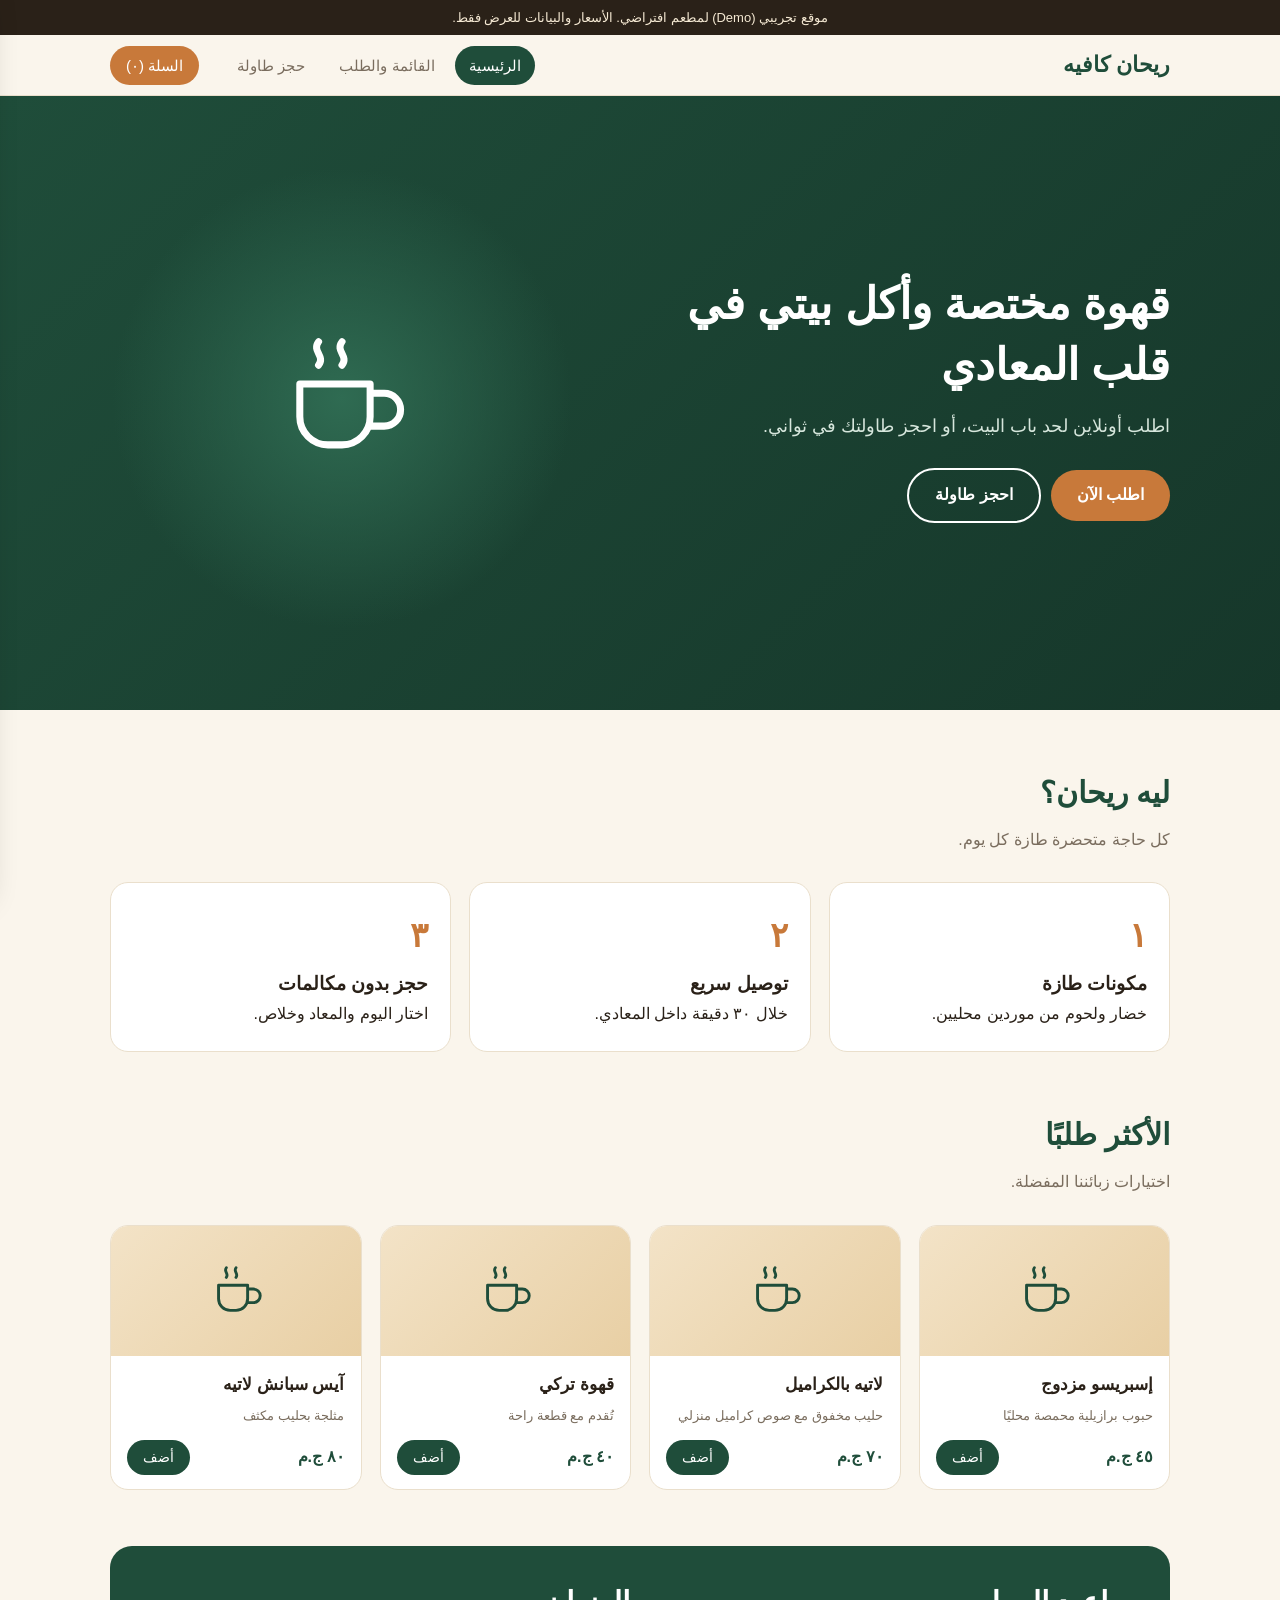
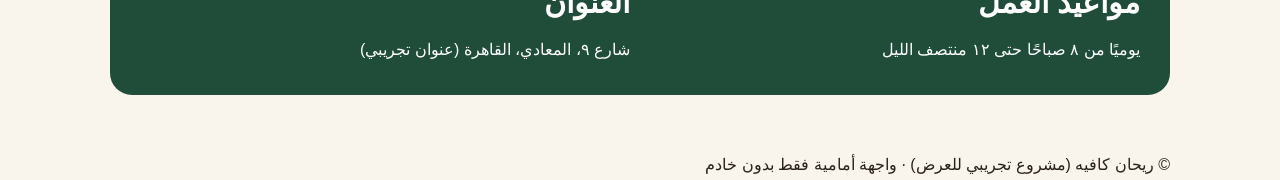
<file: index.html>
<!doctype html><html lang="ar" dir="rtl"><head><meta charset="utf-8"><meta name="viewport" content="width=device-width,initial-scale=1"><title>ريحان كافيه | موقع تجريبي</title><link rel="stylesheet" href="style.css"></head><body>
<div id="top"></div>
<div class="hero"><div class="wrap"><div><h1>قهوة مختصة وأكل بيتي في قلب المعادي</h1><p>اطلب أونلاين لحد باب البيت، أو احجز طاولتك في ثواني.</p><a class="btn" href="menu.html">اطلب الآن</a><a class="btn o" href="booking.html">احجز طاولة</a></div><div class="art"><svg width="150" height="150" viewBox="0 0 64 64" fill="none" stroke="#fff" stroke-width="3" stroke-linecap="round" stroke-linejoin="round"><path d="M14 26h30v14a12 12 0 0 1-12 12h-6a12 12 0 0 1-12-12z M44 30h6a6 6 0 0 1 0 14h-6 M22 8c-3 4 3 6 0 10 M32 8c-3 4 3 6 0 10"/></svg></div></div></div>
<section><div class="wrap"><h2>ليه ريحان؟</h2><p class="sub">كل حاجة متحضرة طازة كل يوم.</p><div class="feat"><div><b style="color:var(--c)">١</b><h3>مكونات طازة</h3><p>خضار ولحوم من موردين محليين.</p></div><div><b style="color:var(--c)">٢</b><h3>توصيل سريع</h3><p>خلال ٣٠ دقيقة داخل المعادي.</p></div><div><b style="color:var(--c)">٣</b><h3>حجز بدون مكالمات</h3><p>اختار اليوم والمعاد وخلاص.</p></div></div></div></section>
<section style="padding-top:0"><div class="wrap"><h2>الأكثر طلبًا</h2><p class="sub">اختيارات زبائننا المفضلة.</p><div class="grid" id="menu"></div></div></section>
<section style="padding-top:0"><div class="wrap"><div class="hours"><div><h2 style="color:#fff">مواعيد العمل</h2><p>يوميًا من ٨ صباحًا حتى ١٢ منتصف الليل</p></div><div><h2 style="color:#fff">العنوان</h2><p>شارع ٩، المعادي، القاهرة (عنوان تجريبي)</p></div></div></div></section>
<div id="foot"></div>
<script src="app.js"></script><script>chrome('index.html');menu('الكل');const g=document.getElementById('menu');g.innerHTML=g.innerHTML.split('</div></div></div>').slice(0,4).join('</div></div></div>')+'</div></div></div>'</script></body></html>
</file>
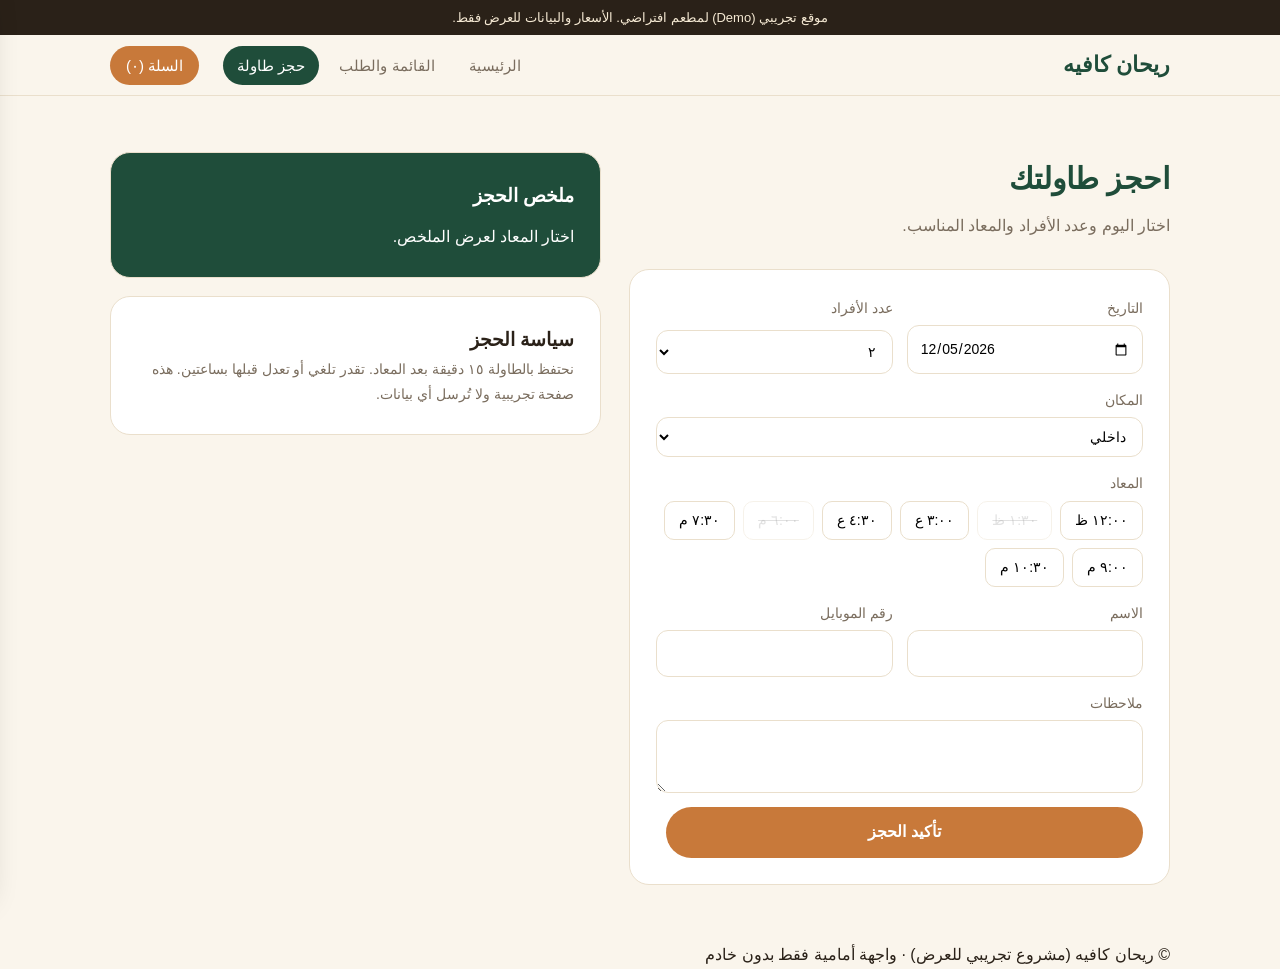
<file: booking.html>
<!doctype html><html lang="ar" dir="rtl"><head><meta charset="utf-8"><meta name="viewport" content="width=device-width,initial-scale=1"><title>حجز طاولة | ريحان كافيه</title><link rel="stylesheet" href="style.css"></head><body>
<div id="top"></div>
<section><div class="wrap two"><div><h2>احجز طاولتك</h2><p class="sub">اختار اليوم وعدد الأفراد والمعاد المناسب.</p>
<div class="panel"><form onsubmit="return book(event)">
<div class="f2"><label>التاريخ<input type="date" id="d" required></label><label>عدد الأفراد<select id="n"><option>٢</option><option>٣</option><option>٤</option><option>٦</option><option>٨</option></select></label></div>
<label>المكان<select id="z"><option>داخلي</option><option>حديقة خارجية</option><option>ركن عائلي</option></select></label>
<label>المعاد<div class="slots" id="slots"></div></label>
<div class="f2"><label>الاسم<input id="nm" required></label><label>رقم الموبايل<input id="ph" inputmode="tel" required></label></div>
<label>ملاحظات<textarea id="nt" rows="2"></textarea></label>
<button class="btn" type="submit">تأكيد الحجز</button></form></div></div>
<div><div class="panel" id="sum" style="background:var(--g);color:#fff"><h3>ملخص الحجز</h3><p id="st" style="margin-top:10px">اختار المعاد لعرض الملخص.</p></div>
<div class="panel" style="margin-top:18px"><h3>سياسة الحجز</h3><p style="color:var(--mut);font-size:14px">نحتفظ بالطاولة ١٥ دقيقة بعد المعاد. تقدر تلغي أو تعدل قبلها بساعتين. هذه صفحة تجريبية ولا تُرسل أي بيانات.</p></div></div></div></section>
<div id="foot"></div>
<script src="app.js"></script><script>
chrome('booking.html');
const T=['١٢:٠٠ ظ','١:٣٠ ظ','٣:٠٠ ع','٤:٣٠ ع','٦:٠٠ م','٧:٣٠ م','٩:٠٠ م','١٠:٣٠ م'],off=[1,4];let sel=null;
const dd=document.getElementById('d');const t=new Date();t.setDate(t.getDate()+1);dd.value=t.toISOString().slice(0,10);dd.min=dd.value;
document.getElementById('slots').innerHTML=T.map((s,i)=>`<button type="button" ${off.includes(i)?'disabled':''} onclick="pick(${i},this)">${s}</button>`).join('');
function pick(i,b){sel=T[i];document.querySelectorAll('.slots button').forEach(x=>x.classList.remove('on'));b.classList.add('on');upd()}
function upd(){document.getElementById('st').innerHTML=`التاريخ: ${dd.value}<br>المعاد: ${sel||'—'}<br>${n.value} أفراد · ${z.value}`}
['d','n','z'].forEach(i=>document.getElementById(i).onchange=upd);
function book(e){e.preventDefault();if(!sel){toast('اختار المعاد');return false}toast('تم تأكيد الحجز (تجريبي). لم تُرسل أي بيانات.');return false}
</script></body></html>
</file>
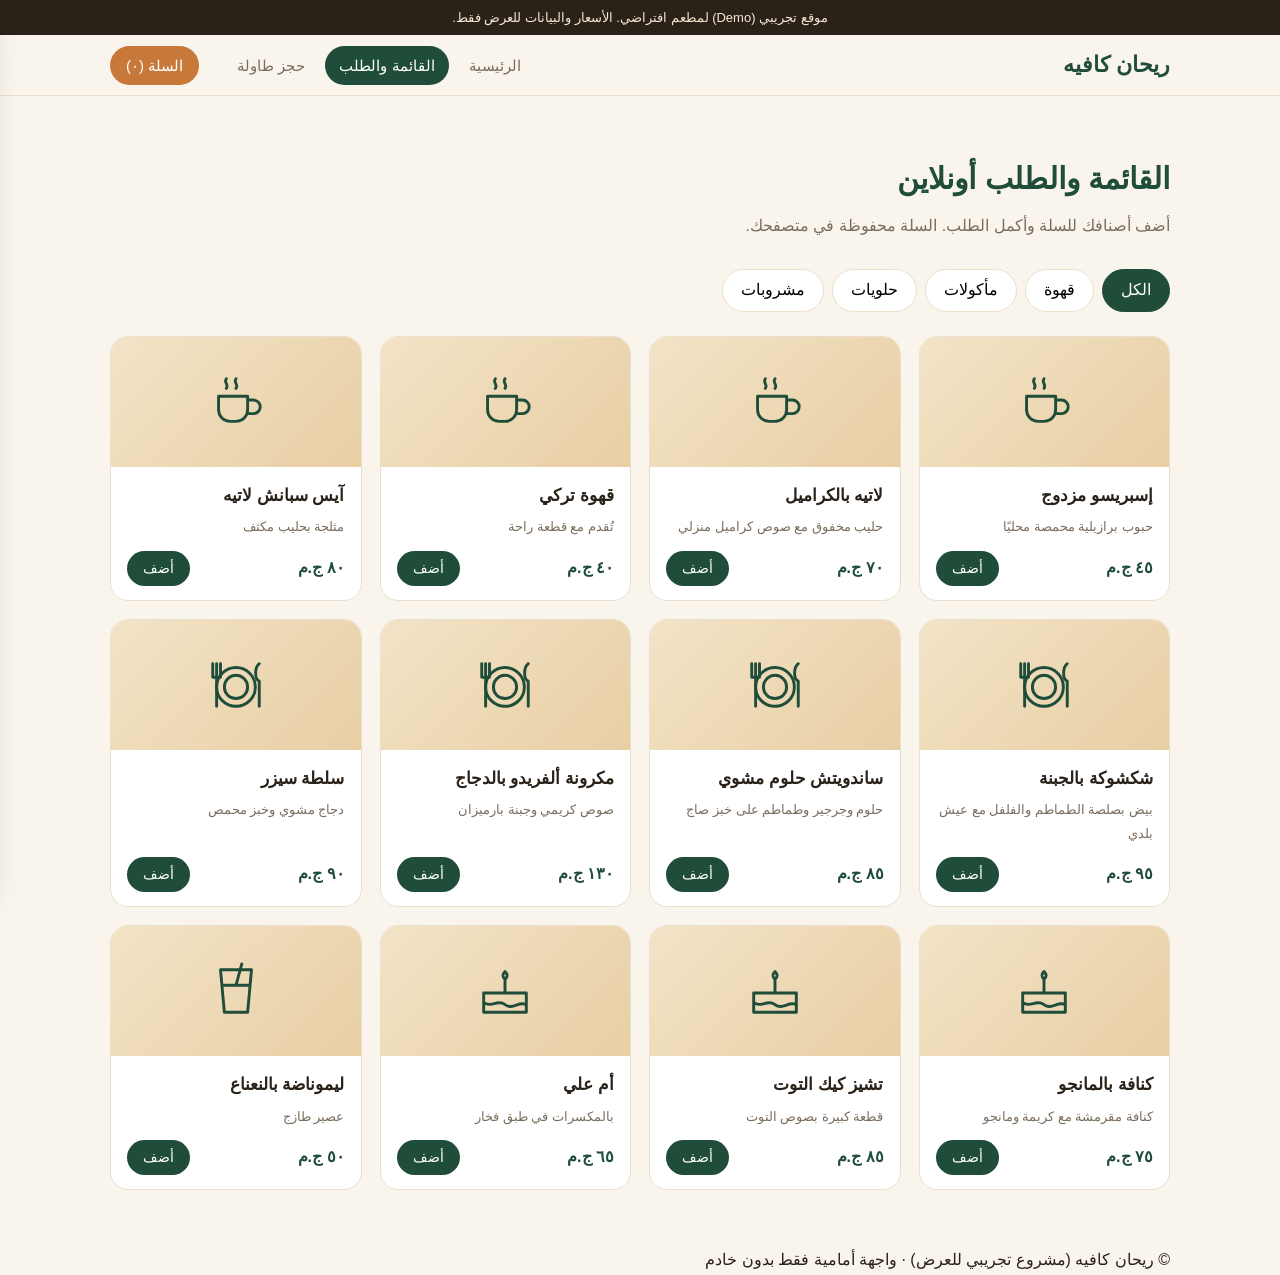
<file: menu.html>
<!doctype html><html lang="ar" dir="rtl"><head><meta charset="utf-8"><meta name="viewport" content="width=device-width,initial-scale=1"><title>القائمة والطلب | ريحان كافيه</title><link rel="stylesheet" href="style.css"></head><body>
<div id="top"></div>
<section><div class="wrap"><h2>القائمة والطلب أونلاين</h2><p class="sub">أضف أصنافك للسلة وأكمل الطلب. السلة محفوظة في متصفحك.</p>
<div class="tabs"><button onclick="menu('الكل')">الكل</button><button onclick="menu('قهوة')">قهوة</button><button onclick="menu('مأكولات')">مأكولات</button><button onclick="menu('حلويات')">حلويات</button><button onclick="menu('مشروبات')">مشروبات</button></div>
<div class="grid" id="menu"></div></div></section>
<div id="foot"></div>
<script src="app.js"></script><script>chrome('menu.html');menu('الكل')</script></body></html>
</file>
<file: style.css>
:root{--g:#1f4d3a;--g2:#2f6b52;--c:#c8793a;--bg:#faf5ec;--ink:#2a2118;--mut:#7a6d5e;--card:#fff;--ln:#eadfcc}
*{box-sizing:border-box;margin:0}
body{font-family:'Noto Kufi Arabic','Segoe UI',Tahoma,sans-serif;background:var(--bg);color:var(--ink);line-height:1.8}
a{color:inherit;text-decoration:none}
.demo{background:var(--ink);color:#f5e9d3;text-align:center;font-size:13px;padding:6px 12px}
header{position:sticky;top:0;z-index:20;background:rgba(250,245,236,.95);backdrop-filter:blur(8px);border-bottom:1px solid var(--ln)}
.nav{max-width:1100px;margin:auto;padding:10px 20px;display:flex;align-items:center;gap:24px}
.logo{font-weight:800;font-size:22px;color:var(--g);display:flex;gap:8px;align-items:center}
.nav nav{display:flex;gap:6px;margin-inline-start:auto}
.nav nav a{padding:6px 14px;border-radius:99px;font-size:15px;color:var(--mut)}
.nav nav a.on,.nav nav a:hover{background:var(--g);color:#fff}
.cartbtn{background:var(--c);color:#fff;border:0;border-radius:99px;padding:6px 16px;font:inherit;font-size:15px;cursor:pointer}
.wrap{max-width:1100px;margin:auto;padding:0 20px}
.hero{background:linear-gradient(135deg,var(--g),#16372a);color:#fff;padding:70px 0 80px}
.hero .wrap{display:grid;grid-template-columns:1.2fr 1fr;gap:40px;align-items:center}
.hero h1{font-size:44px;line-height:1.4;margin-bottom:14px}
.hero p{color:#d6e6dc;font-size:18px;margin-bottom:26px}
.btn{display:inline-block;background:var(--c);color:#fff;padding:11px 26px;border-radius:99px;border:0;font:inherit;font-weight:600;cursor:pointer;margin-inline-end:10px}
.btn.o{background:transparent;border:2px solid #fff}
.art{font-size:130px;text-align:center;background:radial-gradient(circle,#2f6b52,transparent 70%);border-radius:50%;aspect-ratio:1;display:grid;place-items:center}
section{padding:56px 0}
h2{font-size:30px;color:var(--g);margin-bottom:6px}
.sub{color:var(--mut);margin-bottom:28px}
.grid{display:grid;grid-template-columns:repeat(auto-fill,minmax(230px,1fr));gap:18px}
.card{background:var(--card);border:1px solid var(--ln);border-radius:18px;overflow:hidden;display:flex;flex-direction:column}
.card .im{height:130px;display:grid;place-items:center;font-size:62px;background:linear-gradient(135deg,#f3e3c7,#e8cfa4)}
.card .bd{padding:14px 16px;display:flex;flex-direction:column;gap:4px;flex:1}
.card h3{font-size:17px}.card p{font-size:13px;color:var(--mut);flex:1}
.row{display:flex;justify-content:space-between;align-items:center;margin-top:8px}
.price{font-weight:700;color:var(--g)}
.add{background:var(--g);color:#fff;border:0;border-radius:99px;padding:5px 16px;font:inherit;font-size:14px;cursor:pointer}
.tabs{display:flex;gap:8px;flex-wrap:wrap;margin-bottom:24px}
.tabs button{border:1px solid var(--ln);background:#fff;border-radius:99px;padding:6px 18px;font:inherit;cursor:pointer}
.tabs button.on{background:var(--g);color:#fff;border-color:var(--g)}
.feat{display:grid;grid-template-columns:repeat(3,1fr);gap:18px}
.feat div{background:#fff;border:1px solid var(--ln);border-radius:18px;padding:22px}
.feat b{display:block;font-size:34px}
.hours{background:var(--g);color:#fff;border-radius:22px;padding:30px;display:grid;grid-template-columns:1fr 1fr;gap:20px}
.drawer{position:fixed;inset:0 auto 0 0;width:360px;max-width:92vw;background:#fff;z-index:50;transform:translateX(-105%);transition:.3s;padding:20px;display:flex;flex-direction:column;box-shadow:4px 0 30px #0003}
.drawer.open{transform:none}
.drawer h3{color:var(--g);margin-bottom:10px}
#items{flex:1;overflow:auto}
.it{display:flex;justify-content:space-between;align-items:center;padding:8px 0;border-bottom:1px solid var(--ln);font-size:14px}
.it button{border:1px solid var(--ln);background:#fff;border-radius:6px;width:26px;cursor:pointer}
.tot{display:flex;justify-content:space-between;font-weight:700;padding:12px 0}
form{display:grid;gap:14px}
label{font-size:14px;color:var(--mut);display:grid;gap:4px}
input,select,textarea{font:inherit;padding:10px 12px;border:1px solid var(--ln);border-radius:12px;background:#fff}
.panel{background:#fff;border:1px solid var(--ln);border-radius:20px;padding:26px}
.two{display:grid;grid-template-columns:1.1fr 1fr;gap:28px;align-items:start}
.f2{display:grid;grid-template-columns:1fr 1fr;gap:14px}
.slots{display:flex;gap:8px;flex-wrap:wrap}
.slots button{border:1px solid var(--ln);background:#fff;border-radius:10px;padding:6px 14px;font:inherit;cursor:pointer}
.slots button.on{background:var(--c);color:#fff;border-color:var(--c)}
.slots button:disabled{opacity:.4;text-decoration:line-through;cursor:not-allowed}
.toast{position:fixed;bottom:24px;left:50%;transform:translateX(-50%);background:var(--ink);color:#fff;padding:12px 24px;border-radius:12px;z-index:60;display:none}
footer{background:var(--ink);color:#d9ccb6;padding:30px 0;text-align:center;font-size:14px;margin-top:40px}
@media(max-width:760px){.hero .wrap,.two,.feat,.hours,.f2{grid-template-columns:1fr}.hero h1{font-size:30px}.art{display:none}.nav{gap:8px;flex-wrap:wrap}.nav nav{order:3;width:100%;justify-content:center;margin:0}.logo{font-size:18px}}
</file>
